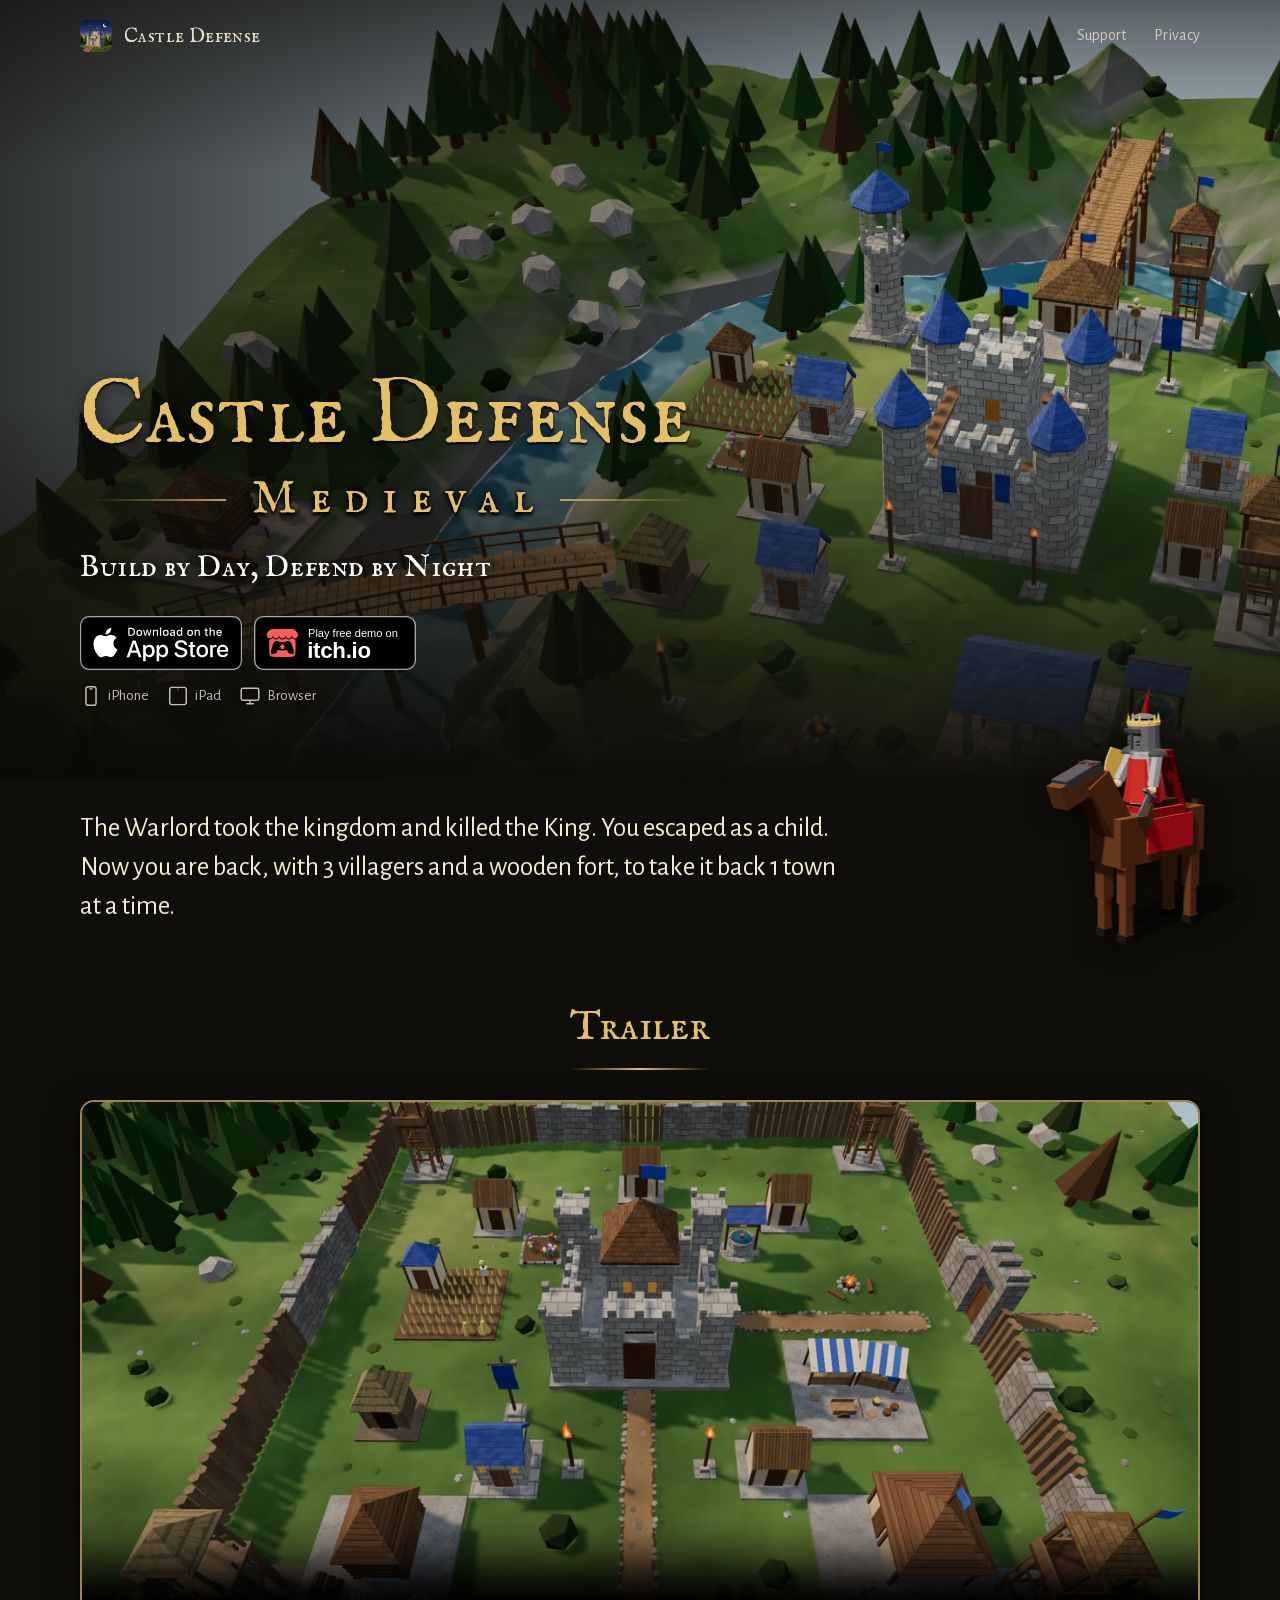
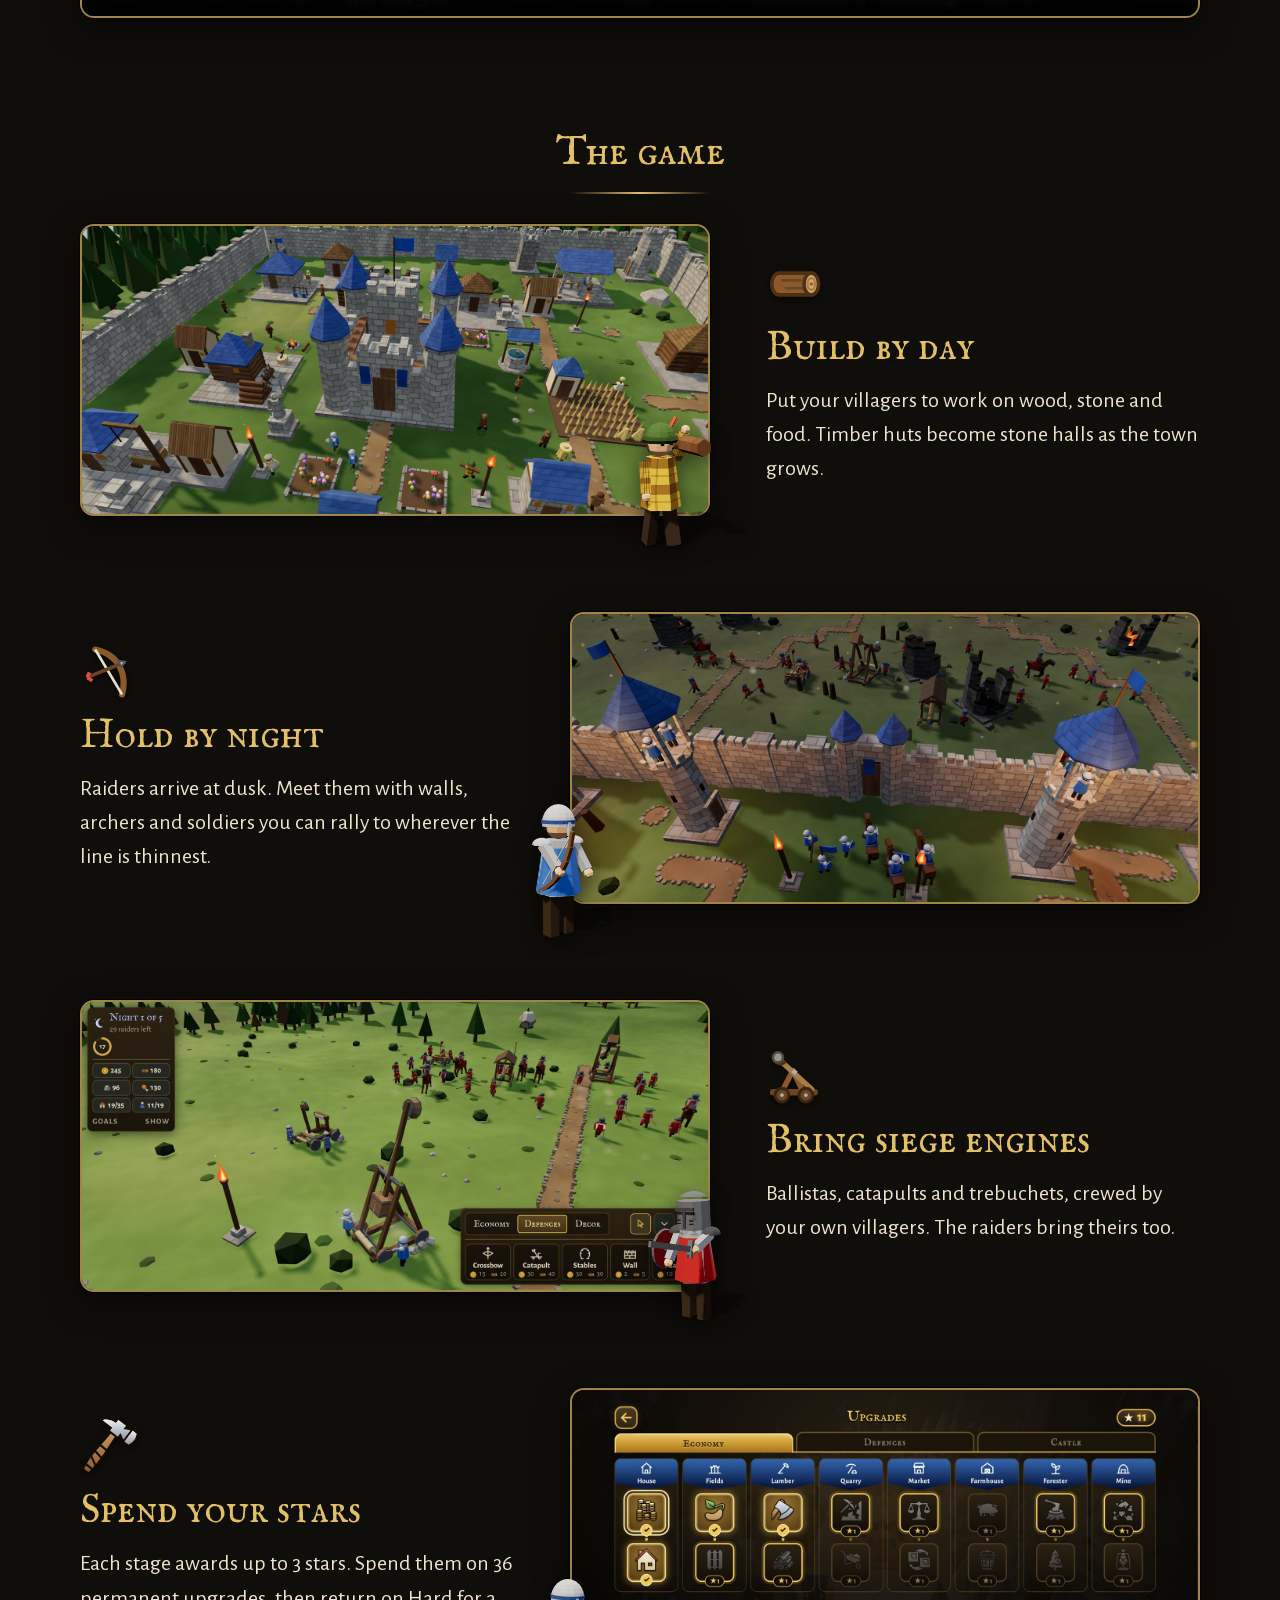
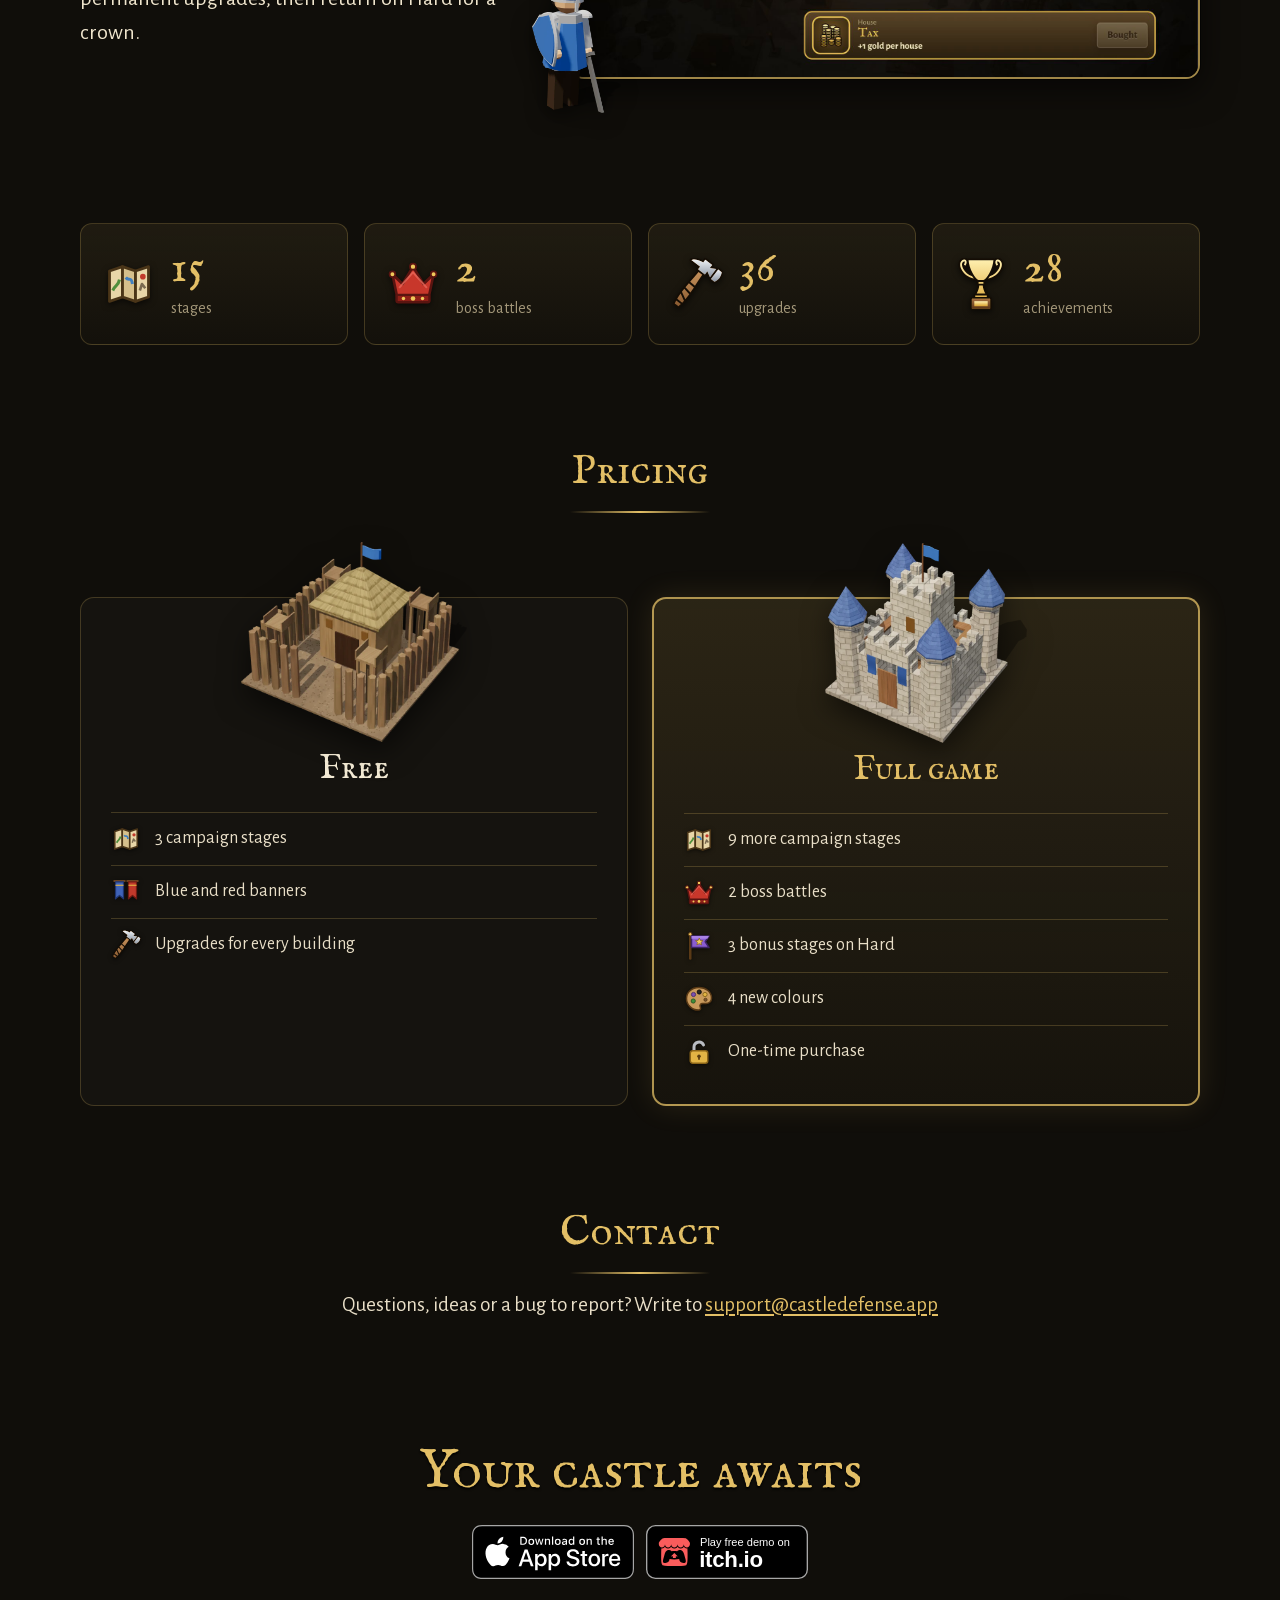
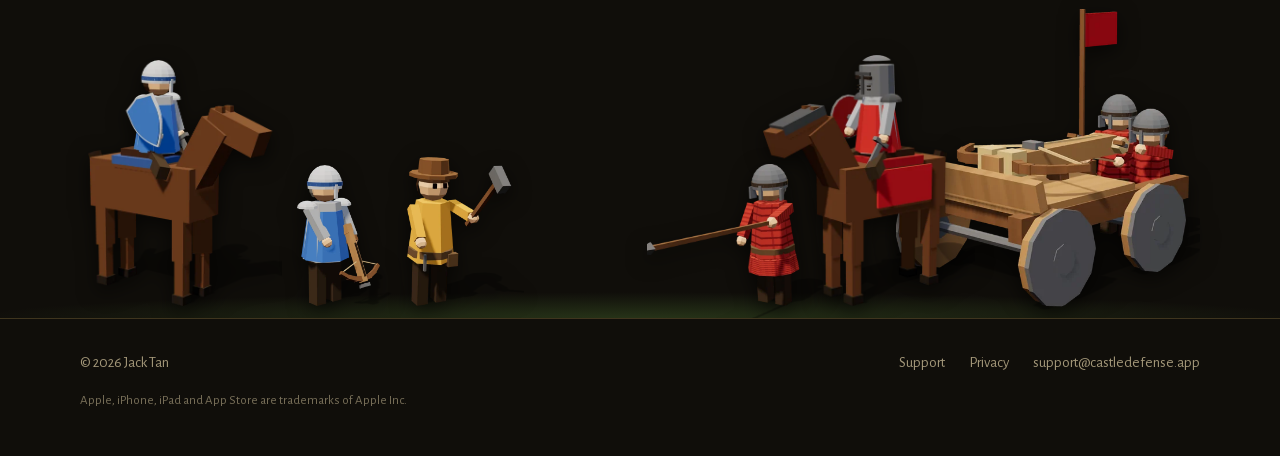
<file: index.html>
<!doctype html>
<html lang="en">
<head>
<meta charset="utf-8">
<meta name="viewport" content="width=device-width, initial-scale=1">
<title>Castle Defense: Medieval</title>
<meta name="description" content="Build by Day, Defend by Night. A medieval town builder and tower defence game for iPhone and iPad.">
<link rel="canonical" href="https://castledefense.app/">
<meta property="og:title" content="Castle Defense: Medieval">
<meta property="og:description" content="Build by Day, Defend by Night. For iPhone and iPad.">
<meta property="og:image" content="https://castledefense.app/img/hero.jpg">
<meta property="og:url" content="https://castledefense.app/">
<meta name="twitter:card" content="summary_large_image">
<meta name="theme-color" content="#100e0a">
<link rel="icon" href="/img/icon-64.png">
<link rel="apple-touch-icon" href="/img/icon-180.png">
<link rel="stylesheet" href="/style.css?v=14">
</head>
<body>
<header class="top"><div class="wrap">
  <a class="brand" href="/"><img src="/img/icon-64.png" alt=""><span>Castle Defense</span></a>
  <nav><a href="/support">Support</a><a href="/privacy">Privacy</a></nav>
</div></header>

<div class="hero"><video class="heroVid" muted loop playsinline preload="auto" autoplay aria-hidden="true" tabindex="-1"></video><div class="wrap">
  <h1 aria-label="Castle Defense: Medieval">Castle Defense<span class="tSub">Medieval</span></h1>
  <p class="tag">Build by Day, Defend by Night</p>
  <div class="stores"><a class="badge" href="https://apps.apple.com/app/id6832629905"><img src="/img/appstore-badge.svg" alt="Download on the App Store" width="162" height="54"></a><a class="badge" href="https://noobstickz.itch.io/castledefense-medieval"><img src="/img/itch-badge.svg?v=3" alt="Play free demo on itch.io" width="162" height="54"></a></div>
  <p class="plat"><span><svg viewBox="0 0 24 24" aria-hidden="true"><rect x="6.5" y="1.8" width="11" height="20.4" rx="2.6" fill="none" stroke="currentColor" stroke-width="1.6"/><rect x="10" y="3.6" width="4" height="1.3" rx=".65" fill="currentColor"/></svg>iPhone</span><span><svg viewBox="0 0 24 24" aria-hidden="true"><rect x="3" y="2.6" width="18" height="18.8" rx="2.2" fill="none" stroke="currentColor" stroke-width="1.6"/><circle cx="12" cy="4.4" r=".6" fill="currentColor"/></svg>iPad</span><span><svg viewBox="0 0 24 24" aria-hidden="true"><rect x="2.4" y="3.6" width="19.2" height="13" rx="1.8" fill="none" stroke="currentColor" stroke-width="1.6"/><path d="M8.5 20.4h7M12 16.6v3.8" stroke="currentColor" stroke-width="1.6" stroke-linecap="round"/></svg>Browser</span></p>
</div></div>

<main>
<section class="lede"><div class="wrap">
  <p>The Warlord took the kingdom and killed the King. You escaped as a child. Now you are back, with 3 villagers and a wooden fort, to take it back 1 town at a time.</p>
  <img class="peek peekR" src="/img/fig/warlord.webp?v=4" alt="" width="381" height="520">
</div></section>

<section class="film"><div class="wrap">
  <h2 class="head">Trailer</h2>
  <div class="frame"><video controls playsinline preload="metadata" poster="/img/trailer-poster.jpg"><source src="/video/trailer.mp4?v=4" type="video/mp4"></video></div>
</div></section>

<section class="feats"><div class="wrap">
  <h2 class="head">The game</h2>
  <div class="feat"><div class="pic"><div class="frame"><img src="/img/2town.jpg" alt="A walled town around a stone castle, villagers at work" loading="lazy" width="1600" height="736"></div><img class="fig" src="/img/fig/lumberjack.webp?v=4" alt="" loading="lazy" width="420" height="520"></div>
    <div class="txt"><img class="ico" src="/img/ico/wood.svg" alt=""><h3>Build by day</h3><p>Put your villagers to work on wood, stone and food. Timber huts become stone halls as the town grows.</p></div></div>
  <div class="feat"><div class="pic"><div class="frame"><img src="/img/3wall.jpg" alt="Raiders at a town wall by torchlight" loading="lazy" width="1600" height="736"></div><img class="fig" src="/img/fig/archer.webp?v=4" alt="" loading="lazy" width="402" height="520"></div>
    <div class="txt"><img class="ico" src="/img/ico/bow.svg" alt=""><h3>Hold by night</h3><p>Raiders arrive at dusk. Meet them with walls, archers and soldiers you can rally to wherever the line is thinnest.</p></div></div>
  <div class="feat"><div class="pic"><div class="frame"><img src="/img/4siege.jpg" alt="A trebuchet throwing a stone at a raider column" loading="lazy" width="1600" height="736"></div><img class="fig" src="/img/fig/raider_sword.webp?v=4" alt="" loading="lazy" width="387" height="520"></div>
    <div class="txt"><img class="ico" src="/img/ico/siege.svg" alt=""><h3>Bring siege engines</h3><p>Ballistas, catapults and trebuchets, crewed by your own villagers. The raiders bring theirs too.</p></div></div>
  <div class="feat"><div class="pic"><div class="frame"><img src="/img/5upgrades.jpg" alt="The upgrades screen" loading="lazy" width="1600" height="736"></div><img class="fig" src="/img/fig/knight.webp?v=4" alt="" loading="lazy" width="346" height="520"></div>
    <div class="txt"><img class="ico" src="/img/ico/hammer.svg" alt=""><h3>Spend your stars</h3><p>Each stage awards up to 3 stars. Spend them on 36 permanent upgrades, then return on Hard for a crown.</p></div></div>
</div></section>

<section class="nums"><div class="wrap">
  <ul>
    <li><img src="/img/ico/map.svg" alt=""><b>15</b><span>stages</span></li>
    <li><img src="/img/ico/crown.svg" alt=""><b>2</b><span>boss battles</span></li>
    <li><img src="/img/ico/hammer.svg" alt=""><b>36</b><span>upgrades</span></li>
    <li><img src="/img/ico/trophy.svg" alt=""><b>28</b><span>achievements</span></li>
  </ul>
</div></section>

<section class="price"><div class="wrap">
  <h2 class="head">Pricing</h2>
  <div class="cards">
    <div class="card"><img class="bld" src="/img/fig/castle1.webp?v=4" alt="A palisade fort" loading="lazy" width="640" height="566">
      <h3>Free</h3>
      <ul><li><img src="/img/ico/map.svg" alt="">3 campaign stages</li><li><img src="/img/ico/banners.svg" alt="">Blue and red banners</li><li><img src="/img/ico/hammer.svg" alt="">Upgrades for every building</li></ul></div>
    <div class="card full"><img class="bld" src="/img/fig/castle3.webp?v=4" alt="A stone castle" loading="lazy" width="640" height="636">
      <h3>Full game</h3>
      <ul><li><img src="/img/ico/map.svg" alt="">9 more campaign stages</li><li><img src="/img/ico/crown.svg" alt="">2 boss battles</li><li><img src="/img/ico/bonus.svg" alt="">3 bonus stages on Hard</li><li><img src="/img/ico/colours.svg" alt="">4 new colours</li><li><img src="/img/ico/lock.svg" alt="">One-time purchase</li></ul></div>
  </div>
</div></section>

<section class="contact"><div class="wrap">
  <h2 class="head">Contact</h2>
  <p>Questions, ideas or a bug to report? Write to <a href="mailto:support@castledefense.app">support@castledefense.app</a></p>
</div></section>

<section class="end"><div class="wrap">
  <h2>Your castle awaits</h2>
  <div class="stores"><a class="badge" href="https://apps.apple.com/app/id6832629905"><img src="/img/appstore-badge.svg" alt="Download on the App Store" width="162" height="54"></a><a class="badge" href="https://noobstickz.itch.io/castledefense-medieval"><img src="/img/itch-badge.svg?v=3" alt="Play free demo on itch.io" width="162" height="54"></a></div>
  <div class="army" aria-hidden="true">
    <div class="side town"><img src="/img/fig/rider.webp?v=4" alt="" loading="lazy" style="z-index:1;--h:1.296;--b:0.000"><img src="/img/fig/crossbow.webp?v=4" alt="" loading="lazy" style="z-index:2;--h:0.74;--b:0.000"><img src="/img/fig/builder.webp?v=4" alt="" loading="lazy" style="z-index:3;--h:0.785;--b:0.000"></div>
    <div class="side foe"><img src="/img/fig/raider_spear.webp?v=4" alt="" loading="lazy" style="z-index:3;--h:0.962;--b:0.221"><img src="/img/fig/raider_horse.webp?v=4" alt="" loading="lazy" style="z-index:2;--h:1.323;--b:0.000"><img src="/img/fig/raider_ballista.webp?v=4" alt="" loading="lazy" style="z-index:1;--h:1.584;--b:0.013"></div>
  
  </div>
</div></section>
</main>

<footer><div class="wrap">
  <span>© 2026 Jack Tan</span>
  <nav><a href="/support">Support</a><a href="/privacy">Privacy</a><a href="mailto:support@castledefense.app">support@castledefense.app</a></nav>
  <span class="tm">Apple, iPhone, iPad and App Store are trademarks of Apple Inc.</span>
</div></footer>
<script>
// the hero's moving background: a 16 s loop (about 1.5 MB on a phone, 4 MB on a computer), loaded only after the page has shown;
// the still picture stays underneath until it plays, and it pauses out of view. iPhones play a video on their own only when it is
// muted and inline, set as properties before the source; if the phone still refuses (Low Power Mode), it starts on the first touch
(function () {
  var v = document.querySelector('.heroVid'); if (!v || matchMedia('(prefers-reduced-motion: reduce)').matches) return;
  v.muted = true; v.defaultMuted = true; v.playsInline = true; v.loop = true; v.autoplay = true;
  v.setAttribute('muted', ''); v.setAttribute('playsinline', ''); v.setAttribute('webkit-playsinline', '');
  v.addEventListener('playing', function () { v.classList.add('on'); });
  var seen = true, play = function () { if (!seen) return; var p = v.play(); if (p && p.catch) p.catch(function () {}); };
  v.src = '/video/hero-' + (innerWidth <= 900 ? 'sm' : 'lg') + '.mp4?v=2'; v.load(); play();
  ['touchstart', 'pointerdown', 'scroll'].forEach(function (k) { addEventListener(k, function f() { if (v.paused) play(); else removeEventListener(k, f); }, { passive: true }); });
  if ('IntersectionObserver' in window) new IntersectionObserver(function (e) { seen = e[0].isIntersecting; seen ? play() : v.pause(); }).observe(v);
})();
</script>
</body>
</html>
</file>
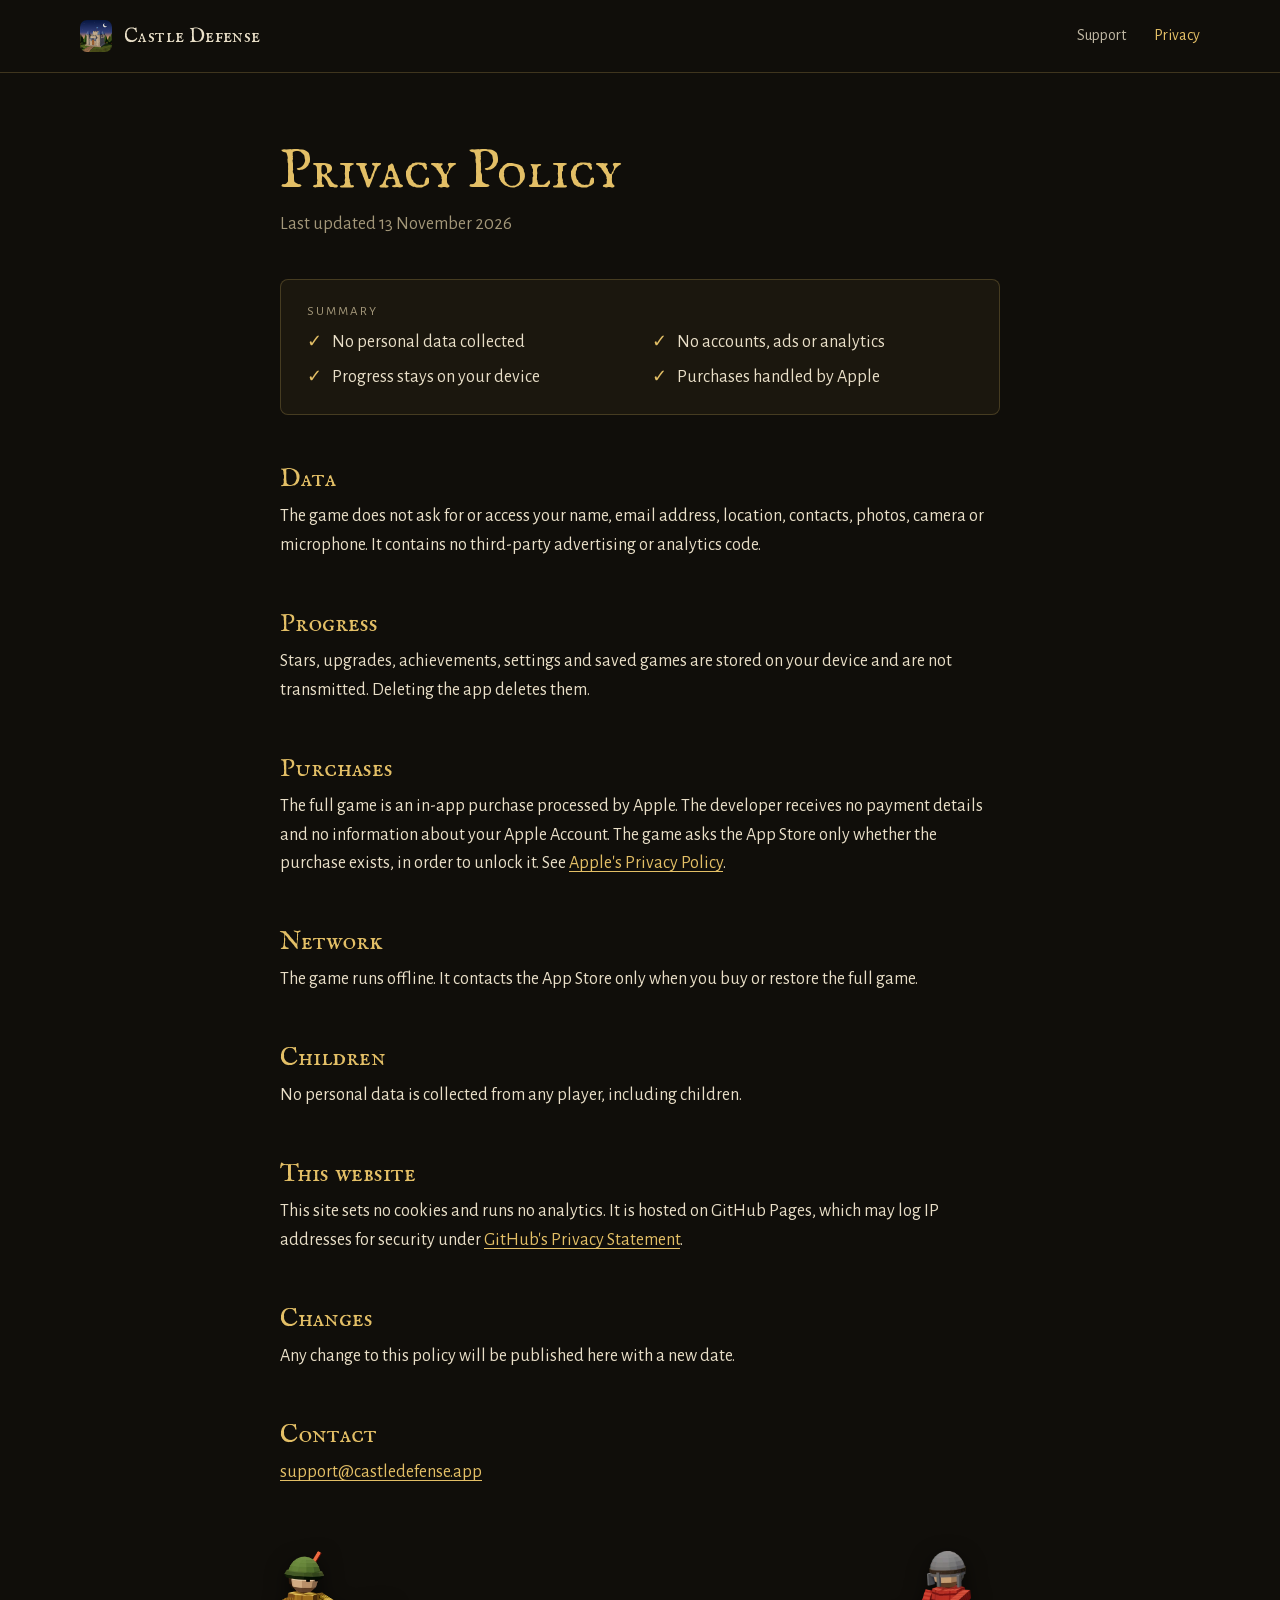
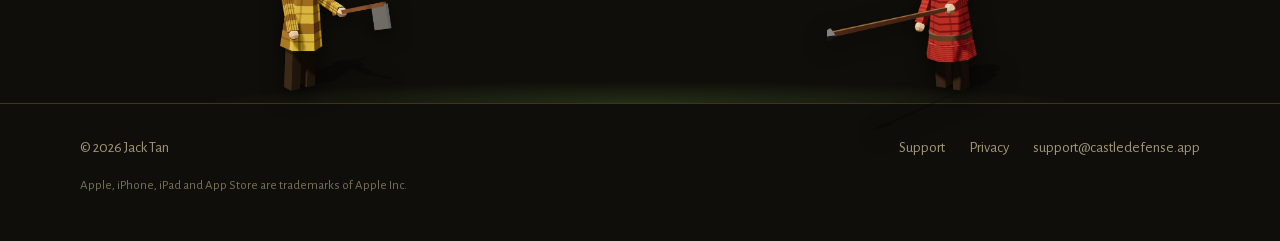
<file: privacy.html>
<!doctype html>
<html lang="en">
<head>
<meta charset="utf-8">
<meta name="viewport" content="width=device-width, initial-scale=1">
<title>Privacy · Castle Defense: Medieval</title>
<meta name="description" content="Privacy policy for Castle Defense: Medieval.">
<link rel="canonical" href="https://castledefense.app/privacy">
<meta name="theme-color" content="#100e0a">
<link rel="icon" href="/img/icon-64.png">
<link rel="apple-touch-icon" href="/img/icon-180.png">
<link rel="stylesheet" href="/style.css?v=13">
</head>
<body class="plain">
<header class="top"><div class="wrap">
  <a class="brand" href="/"><img src="/img/icon-64.png" alt=""><span>Castle Defense</span></a>
  <nav><a href="/support">Support</a><a href="/privacy" aria-current="page">Privacy</a></nav>
</div></header>

<main class="page"><div class="wrap">
  <h1>Privacy Policy</h1>
  <p class="sub">Last updated 13 November 2026</p>
  <div class="box glance">
    <p class="k">Summary</p>
    <ul><li>No personal data collected</li><li>No accounts, ads or analytics</li><li>Progress stays on your device</li><li>Purchases handled by Apple</li></ul>
  </div>

  <h2>Data</h2>
  <p>The game does not ask for or access your name, email address, location, contacts, photos, camera or microphone. It contains no third-party advertising or analytics code.</p>

  <h2>Progress</h2>
  <p>Stars, upgrades, achievements, settings and saved games are stored on your device and are not transmitted. Deleting the app deletes them.</p>

  <h2>Purchases</h2>
  <p>The full game is an in-app purchase processed by Apple. The developer receives no payment details and no information about your Apple Account. The game asks the App Store only whether the purchase exists, in order to unlock it. See <a href="https://www.apple.com/legal/privacy/">Apple's Privacy Policy</a>.</p>

  <h2>Network</h2>
  <p>The game runs offline. It contacts the App Store only when you buy or restore the full game.</p>

  <h2>Children</h2>
  <p>No personal data is collected from any player, including children.</p>

  <h2>This website</h2>
  <p>This site sets no cookies and runs no analytics. It is hosted on GitHub Pages, which may log IP addresses for security under <a href="https://docs.github.com/site-policy/privacy-policies/github-general-privacy-statement">GitHub's Privacy Statement</a>.</p>

  <h2>Changes</h2>
  <p>Any change to this policy will be published here with a new date.</p>

  <h2>Contact</h2>
  <p><a href="mailto:support@castledefense.app">support@castledefense.app</a></p>
</div>
<div class="wrap duel" aria-hidden="true"><img src="/img/fig/chopper.webp?v=6" alt="" loading="lazy" style="--b:0.000"><img src="/img/fig/raider_spear.webp?v=6" alt="" loading="lazy" style="--b:0.221"></div>
</main>

<footer><div class="wrap">
  <span>© 2026 Jack Tan</span>
  <nav><a href="/support">Support</a><a href="/privacy">Privacy</a><a href="mailto:support@castledefense.app">support@castledefense.app</a></nav>
  <span class="tm">Apple, iPhone, iPad and App Store are trademarks of Apple Inc.</span>
</div></footer>
</body>
</html>
</file>
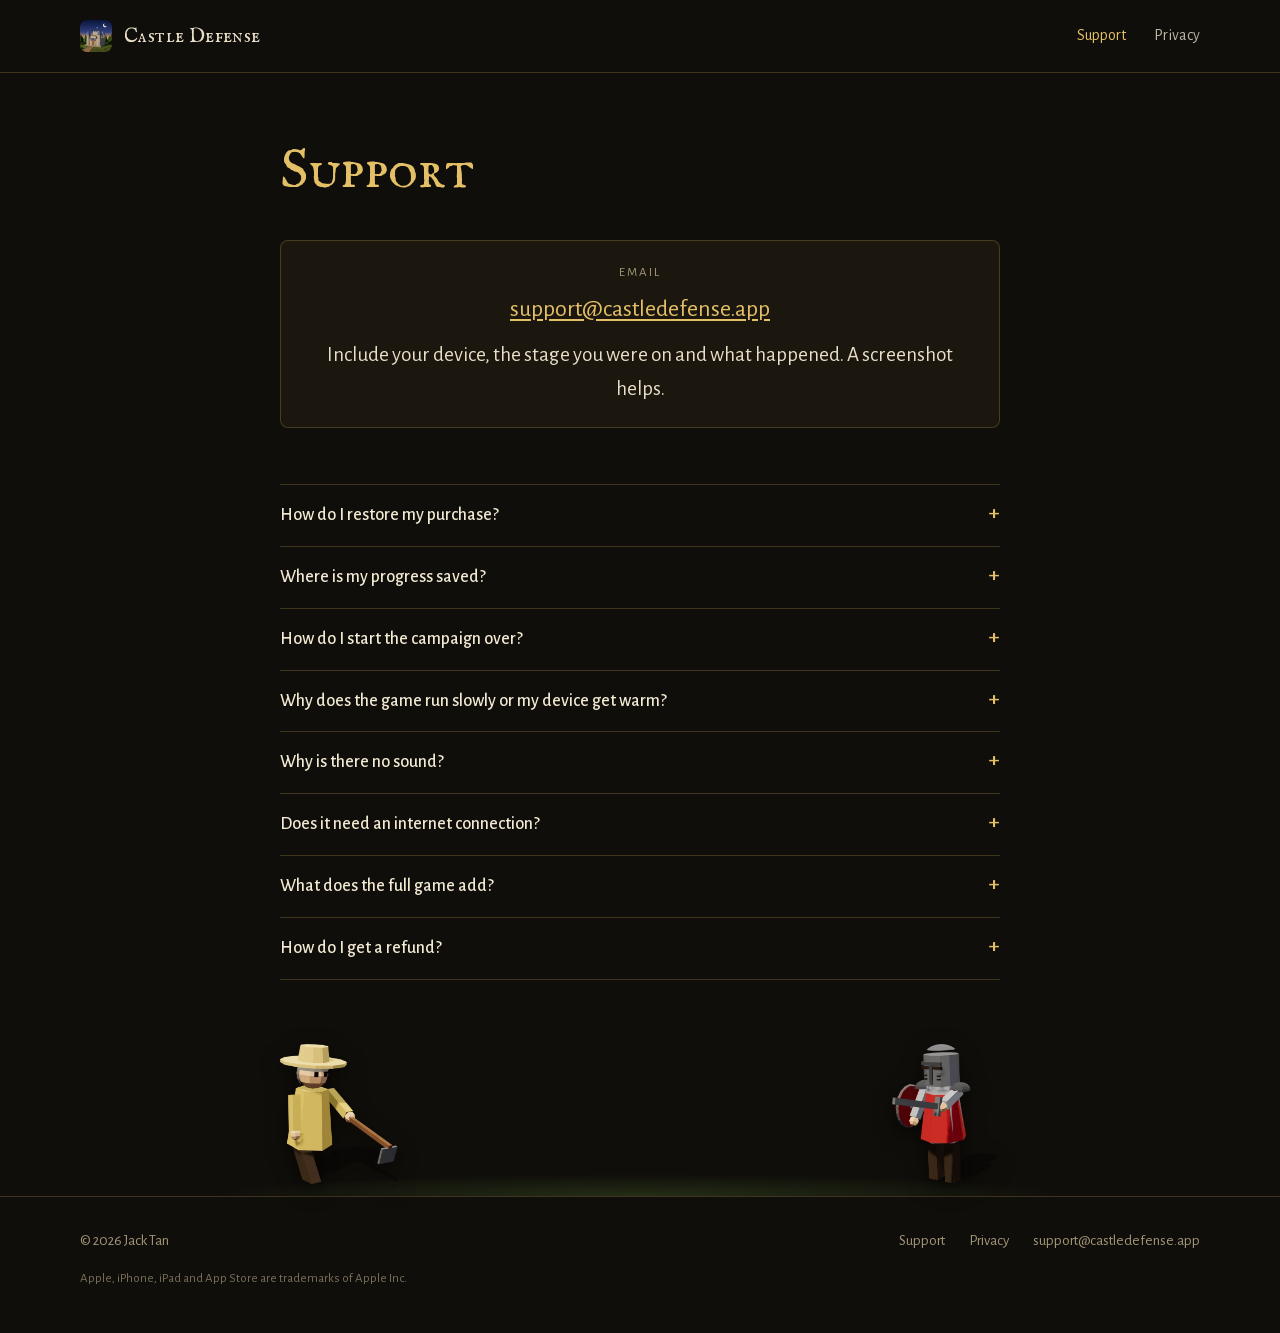
<file: support.html>
<!doctype html>
<html lang="en">
<head>
<meta charset="utf-8">
<meta name="viewport" content="width=device-width, initial-scale=1">
<title>Support · Castle Defense: Medieval</title>
<meta name="description" content="Help and contact for Castle Defense: Medieval.">
<link rel="canonical" href="https://castledefense.app/support">
<meta name="theme-color" content="#100e0a">
<link rel="icon" href="/img/icon-64.png">
<link rel="apple-touch-icon" href="/img/icon-180.png">
<link rel="stylesheet" href="/style.css?v=13">
</head>
<body class="plain">
<header class="top"><div class="wrap">
  <a class="brand" href="/"><img src="/img/icon-64.png" alt=""><span>Castle Defense</span></a>
  <nav><a href="/support" aria-current="page">Support</a><a href="/privacy">Privacy</a></nav>
</div></header>

<main class="page"><div class="wrap">
  <h1>Support</h1>
  <div class="box contact">
    <p class="k">Email</p>
    <p class="v"><a href="mailto:support@castledefense.app?subject=Castle%20Defense%3A%20Medieval">support@castledefense.app</a></p>
    <p>Include your device, the stage you were on and what happened. A screenshot helps.</p>
  </div>

  <div class="faq">
    <details><summary>How do I restore my purchase?</summary><p>In the game, open Settings from the title screen and tap Restore purchases. Use the Apple Account that made the purchase.</p></details>
    <details><summary>Where is my progress saved?</summary><p>On your device. It survives updates. Deleting the app erases it, though your purchase can always be restored.</p></details>
    <details><summary>How do I start the campaign over?</summary><p>Settings, then Reset campaign. Tap 2 times to confirm. Stars, upgrades and achievements are cleared. Your purchase is not.</p></details>
    <details><summary>Why does the game run slowly or my device get warm?</summary><p>Set Graphics to Low in Settings or in the pause menu.</p></details>
    <details><summary>Why is there no sound?</summary><p>Check the Music and Sounds sliders in Settings, then the device volume. The silent switch does not mute the game.</p></details>
    <details><summary>Does it need an internet connection?</summary><p>Only to buy or restore the full game.</p></details>
    <details><summary>What does the full game add?</summary><p>Stages 4 to 12, both boss battles, 3 bonus stages and 4 more colours. Stages 1 to 3 are free.</p></details>
    <details><summary>How do I get a refund?</summary><p>Refunds are handled by Apple at <a href="https://reportaproblem.apple.com">reportaproblem.apple.com</a>.</p></details>
  </div>
</div>
<div class="wrap duel" aria-hidden="true"><img src="/img/fig/farmer.webp?v=6" alt="" loading="lazy" style="--b:0.029"><img src="/img/fig/raider_sword.webp?v=6" alt="" loading="lazy" style="--b:0.038"></div>
</main>

<footer><div class="wrap">
  <span>© 2026 Jack Tan</span>
  <nav><a href="/support">Support</a><a href="/privacy">Privacy</a><a href="mailto:support@castledefense.app">support@castledefense.app</a></nav>
  <span class="tm">Apple, iPhone, iPad and App Store are trademarks of Apple Inc.</span>
</div></footer>
</body>
</html>
</file>
<file: style.css>
/* Castle Defense: Medieval, the game's site (home, privacy, support) */
@import url(fonts/fonts.css);
:root {
  --bg: #100e0a; --text: #e9dfc8; --dim: #a39779; --gold: #e3bf66; --rule: rgba(227, 191, 102, .22);
  --title: 'IM Fell English SC', Georgia, serif; --body: 'Alegreya Sans', system-ui, sans-serif;
}
* { box-sizing: border-box }
html { -webkit-text-size-adjust: 100%; overflow-x: hidden }
body { overflow-x: hidden; margin: 0; background: var(--bg); color: var(--text); font: 18px/1.6 var(--body) }
a { color: var(--gold); text-underline-offset: 3px }
img, video { max-width: 100%; height: auto; display: block }
.wrap { width: min(1120px, 100% - 48px); margin: 0 auto }
@media (max-width: 720px) { .wrap { width: calc(100% - 36px) } }

/* header: over the hero on the home page, a plain bar on the text pages */
.top { position: absolute; top: 0; left: 0; right: 0; z-index: 5 }
.top .wrap { display: flex; align-items: center; height: 72px }
.brand { display: flex; align-items: center; gap: 12px; color: var(--text); text-decoration: none; font: 20px var(--title); letter-spacing: .02em }
.brand img { width: 32px; height: 32px; border-radius: 7px }
.top nav { margin-left: auto; display: flex; gap: 28px }
.top nav a { color: var(--text); text-decoration: none; font-size: 16px; opacity: .8 }
.top nav a:hover, .top nav a[aria-current] { opacity: 1; color: var(--gold) }
.plain .top { position: static; border-bottom: 1px solid var(--rule) }

/* hero */
.hero { position: relative; min-height: min(92vh, 780px); display: flex; align-items: flex-end; background: #0b0906 url(img/hero.jpg) 0% 38% / auto 128% }
/* the castle sits right of the title; very wide screens just fill */
@media (min-width: 1900px) { .hero { background-size: cover; background-position: 50% 40% } }
/* the moving background lies exactly over the still (the same placing as the background's), fading in once it plays */
.hero { overflow: hidden; isolation: isolate }
.heroVid { position: absolute; left: 0; top: -10.64%; height: 128%; width: auto; aspect-ratio: 2 / 1; max-width: none; opacity: 0; transition: opacity .8s; pointer-events: none }
.heroVid.on { opacity: 1 }
@media (min-width: 1900px) { .heroVid { top: 0; width: 100%; height: 100%; object-fit: cover; object-position: 50% 40% } }
.hero::before { z-index: 1 }
.hero .wrap { z-index: 2 }
.hero::before { content: ''; position: absolute; inset: 0; background:
  linear-gradient(180deg, rgba(11, 9, 6, .55) 0, rgba(11, 9, 6, 0) 22%),
  linear-gradient(90deg, rgba(11, 9, 6, .78) 0, rgba(11, 9, 6, .3) 46%, rgba(11, 9, 6, 0) 72%),
  linear-gradient(180deg, rgba(16, 14, 10, 0) 52%, var(--bg) 100%) }
.hero .wrap { position: relative; padding-top: 96px; padding-bottom: 72px }
h1 { margin: 0; display: inline-flex; flex-direction: column; align-items: stretch; font: clamp(44px, 8vw, 92px)/.98 var(--title); color: var(--gold); text-shadow: 0 2px 2px rgba(0, 0, 0, .9), 0 0 18px rgba(0, 0, 0, .6) }
.tSub { display: flex; align-items: center; justify-content: center; gap: .55em; font-size: .52em; letter-spacing: .28em; padding-left: .28em; margin-top: .3em; line-height: 1; text-shadow: 0 3px 3px rgba(0, 0, 0, .95), 0 0 4px rgba(0, 0, 0, .95), 0 0 12px rgba(0, 0, 0, .85) }
.tSub::before, .tSub::after { content: ''; flex: 1; max-width: 3.2em; min-width: 1em; height: 2px; background: linear-gradient(90deg, transparent, currentColor); opacity: .8 }
.tSub::after { background: linear-gradient(90deg, currentColor, transparent); margin-left: -.28em }
.tag { margin: 26px 0 30px; font: clamp(22px, 2.8vw, 30px)/1.2 var(--title); letter-spacing: .02em; color: #fff; text-shadow: 0 1px 8px rgba(0, 0, 0, .9) }
/* the store button: dark, like the store's own badge, until the real one replaces it */
.store { display: inline-flex; align-items: center; gap: 12px; padding: 11px 20px 11px 16px; border-radius: 10px; background: #000; border: 1px solid rgba(255, 255, 255, .55); color: #fff; text-decoration: none; line-height: 1.15 }
.store svg { width: 26px; height: 26px; flex: none }
.store small { display: block; font-size: 12px; opacity: .85 }
.store b { display: block; font-size: 19px; font-weight: 500 }
.plat { display: flex; gap: 18px; margin: 14px 0 0; color: var(--text); opacity: .85; font-size: 15px; text-shadow: 0 1px 6px rgba(0, 0, 0, .9) }
.plat span { display: flex; align-items: center; gap: 6px }
.plat svg { width: 22px; height: 22px; display: block; filter: drop-shadow(0 1px 4px rgba(0, 0, 0, .9)) }
@media (max-width: 720px) {
  .hero { min-height: 86vh; background-size: cover; background-position: 49% 30% }
  .heroVid { top: 0; width: 100%; height: 100%; object-fit: cover; object-position: 49% 30% }
  .hero::before { background: linear-gradient(180deg, rgba(11, 9, 6, .5) 0, rgba(11, 9, 6, 0) 20%), linear-gradient(180deg, rgba(16, 14, 10, 0) 30%, rgba(16, 14, 10, .9) 78%, var(--bg) 100%) }
  .hero .wrap { padding-bottom: 44px }
}

/* the premise, then the trailer */
section { position: relative }
.lede { padding: 28px 0 80px }
.lede .wrap { position: relative }
.lede p { margin: 0; max-width: 28em; font-size: clamp(21px, 2.5vw, 27px); line-height: 1.45; color: #f3ead4 }
.frame { position: relative; border: 2px solid rgba(227, 191, 102, .7); border-radius: 14px; overflow: hidden; background: #000; box-shadow: 0 0 0 1px rgba(0, 0, 0, .6), 0 10px 34px rgba(0, 0, 0, .6) }
.frame img, .frame video { width: 100%; height: auto; display: block }
.head { margin: 0 0 30px; font: clamp(30px, 4.2vw, 42px)/1.1 var(--title); color: var(--gold); text-align: center }
.head::after { content: ''; display: block; width: 140px; height: 2px; margin: 16px auto 0; background: linear-gradient(90deg, transparent, var(--gold), transparent) }
.film { padding: 0 0 40px }

/* the game: picture rows, side by side, each with a figure stepping out of its corner */
.feats { padding: 72px 0 40px }
.feat { display: grid; grid-template-columns: minmax(0, 1.45fr) minmax(0, 1fr); gap: 56px; align-items: center; margin: 0 0 96px }
.feat:nth-of-type(even) { grid-template-columns: minmax(0, 1fr) minmax(0, 1.45fr) }
.feat:nth-of-type(even) .pic { order: 2 }
.pic { position: relative }
.pic .fig { position: absolute; bottom: -34px; right: -38px; height: 46%; width: auto; filter: drop-shadow(0 6px 10px rgba(0, 0, 0, .55)); pointer-events: none }
.feat:nth-of-type(even) .pic .fig { right: auto; left: -38px }
.txt .ico { width: 58px; height: 58px; margin-bottom: 14px; filter: drop-shadow(0 2px 3px rgba(0, 0, 0, .6)) }
.txt h3 { margin: 0 0 12px; font: clamp(30px, 3.4vw, 40px)/1.1 var(--title); color: var(--gold) }
.txt p { margin: 0; font-size: clamp(19px, 1.8vw, 22px); line-height: 1.55; color: #efe5cd }
@media (max-width: 760px) {
  .feats { padding-top: 56px }
  .feat, .feat:nth-of-type(even) { grid-template-columns: 1fr; gap: 30px; margin-bottom: 64px }
  .feat:nth-of-type(even) .pic { order: 0 }
  .pic .fig, .feat:nth-of-type(even) .pic .fig { height: 50%; bottom: -16px; right: -8px; left: auto }
  .feat:nth-of-type(even) .pic .fig { right: auto; left: -8px }
  .txt .ico { width: 46px; height: 46px; margin-bottom: 10px }
}

/* figures peeking in from the page's edge */
.peek { position: absolute; height: 260px; width: auto; bottom: -20px; filter: drop-shadow(0 6px 12px rgba(0, 0, 0, .6)); pointer-events: none }
.peekR { right: -150px }
@media (max-width: 1440px) { .peekR { right: -40px } }
@media (max-width: 1100px) { .peek { height: 190px } .peekR { right: 0 } .lede p { max-width: calc(100% - 150px) } }
@media (max-width: 560px) { .peek { height: 130px; bottom: -40px } .lede p { max-width: calc(100% - 96px) } .peekR { right: -26px } }

/* contact */
.contact { padding: 0 0 80px; text-align: center }
.contact .head { margin-bottom: 14px }
.contact p { margin: 0; font-size: clamp(18px, 2vw, 21px); overflow-wrap: anywhere }
@media (max-width: 720px) { .contact { padding-bottom: 56px } }

/* text pages */
.page { padding: 72px 0 112px }
.page .wrap { max-width: 720px }
.page h1 { font-size: clamp(38px, 6vw, 56px); text-shadow: none }
.page .sub { margin: 10px 0 0; color: var(--dim) }
.page .lead { margin: 40px 0 0; font-size: 22px; line-height: 1.45; color: #f3ead4 }
.page h2 { margin: 48px 0 8px; font: 26px/1.2 var(--title); color: var(--gold) }
.page p { margin: 0 0 14px }
.faq { margin-top: 56px; border-top: 1px solid var(--rule) }
details { border-bottom: 1px solid var(--rule) }
summary { display: flex; justify-content: space-between; gap: 20px; padding: 16px 0; cursor: pointer; list-style: none; font-weight: 500; color: #f3ead4 }
summary::-webkit-details-marker { display: none }
summary::after { content: '+'; color: var(--gold); font-size: 22px; line-height: 1 }
details[open] summary::after { content: '\2212' }
details p { margin: 0 0 18px; max-width: 36em; color: var(--text) }

footer { border-top: 1px solid var(--rule); padding: 32px 0 44px; color: var(--dim); font-size: 15px }
footer .wrap { display: flex; flex-wrap: wrap; gap: 8px 28px; align-items: baseline }
footer nav { display: flex; gap: 24px; margin-left: auto }
footer a { color: var(--dim); text-decoration: none }
footer a:hover { color: var(--gold) }
footer .tm { flex-basis: 100%; margin-top: 8px; font-size: 13px; opacity: .7 }
@media (max-width: 520px) { .brand span { display: none } .top nav { gap: 20px } footer nav { margin-left: 0; flex-basis: 100% } }

/* boxes: the numbers, the two prices, and the panels on the text pages */
.nums { padding: 8px 0 104px }
.nums ul { list-style: none; margin: 0; padding: 0; display: grid; grid-template-columns: repeat(4, minmax(0, 1fr)); gap: 16px }
.nums li { display: grid; grid-template-columns: auto 1fr; grid-template-rows: auto auto; column-gap: 16px; align-items: center; padding: 22px 22px; border: 1px solid var(--rule); border-radius: 12px; background: linear-gradient(180deg, rgba(227, 191, 102, .08), rgba(227, 191, 102, .02)) }
.nums li img { grid-row: span 2; width: 52px; height: 52px; filter: drop-shadow(0 2px 3px rgba(0, 0, 0, .6)) }
.nums b { font: 46px/1 var(--title); color: var(--gold) }
.nums span { margin-top: 4px; color: var(--dim); font-size: 16px }
.price { padding: 0 0 104px }
.price .wrap { position: relative }
.cards { display: grid; grid-template-columns: repeat(2, minmax(0, 1fr)); gap: 24px; align-items: stretch }
.card { position: relative; padding: 0 30px 26px; border: 1px solid var(--rule); border-radius: 14px; background: rgba(255, 255, 255, .025); text-align: center }
.card.full { border: 2px solid rgba(227, 191, 102, .75); background: linear-gradient(180deg, rgba(227, 191, 102, .13), rgba(227, 191, 102, .03)); box-shadow: 0 0 30px rgba(227, 191, 102, .12) }
.card .bld { display: block; height: 200px; width: auto; max-width: 70%; object-fit: contain; object-position: 50% 100%; margin: -56px auto 8px; filter: drop-shadow(0 10px 14px rgba(0, 0, 0, .55)) }
.card h3 { margin: 0 0 24px; font: 34px/1.1 var(--title); color: #f3ead4 }
.card.full h3 { color: var(--gold) }
.card .amt { margin: 6px 0 18px; color: var(--dim); font-size: 17px }
.card ul { margin: 0; padding: 0; list-style: none; text-align: left }
.card li { display: flex; align-items: center; gap: 14px; padding: 11px 0; border-top: 1px solid var(--rule); font-size: 18px }
.card li img { width: 30px; height: 30px; flex: none; filter: drop-shadow(0 1px 2px rgba(0, 0, 0, .6)) }
.cards { margin-top: 84px }
@media (max-width: 560px) { .card .bld { height: 150px } .card { padding: 0 20px 22px } }

/* the closing band: the town and the raiders face off */
.end { padding: 40px 0 0; text-align: center; overflow: hidden }
.end h2 { margin: 0 0 22px; font: clamp(34px, 5vw, 56px)/1.1 var(--title); color: var(--gold); text-shadow: 0 2px 2px rgba(0, 0, 0, .9) }
.army { display: flex; justify-content: space-between; align-items: flex-end; margin-top: 30px; padding: 0 0 0; border-bottom: 0; position: relative }
.army::after { content: ''; position: absolute; left: -10%; right: -10%; bottom: 0; height: 26px; background: radial-gradient(ellipse at 50% 100%, rgba(80, 120, 50, .35), transparent 70%) }
.army .side { display: flex; align-items: flex-end }
.army img { position: relative; --k: 190px; height: calc(var(--h) * var(--k)); width: auto; margin: 0 -18px calc(var(--b, 0) * var(--h) * var(--k) * -1); filter: drop-shadow(0 6px 10px rgba(0, 0, 0, .6)) }
/* drawn to scale: --h is each figure's height in the game (m) */
@media (max-width: 1100px) { .army img { --k: 150px; margin-left: -8px; margin-right: -8px } }
@media (max-width: 760px) { .army img { --k: 72px; margin-left: -6px; margin-right: -6px } }

.box { margin-top: 40px; padding: 22px 26px; border: 1px solid var(--rule); border-radius: 8px; background: rgba(227, 191, 102, .05) }
.box .k { margin: 0 0 6px; font-size: 13px; letter-spacing: .16em; text-transform: uppercase; color: var(--dim) }
.box .v { margin: 0 0 10px; font-size: 24px }
.box p:last-child { margin-bottom: 0 }
.box ul { margin: 0; padding: 0; list-style: none; display: grid; grid-template-columns: repeat(2, minmax(0, 1fr)); gap: 6px 24px }
.box li::before { content: '\2713'; color: var(--gold); margin-right: 10px }
@media (max-width: 860px) {
  .nums { padding-bottom: 72px }
  .nums ul { grid-template-columns: repeat(2, minmax(0, 1fr)); gap: 12px }
  .nums li { padding: 16px; column-gap: 12px }
  .nums li img { width: 40px; height: 40px }
  .nums b { font-size: 38px }
  .cards { grid-template-columns: 1fr; gap: 64px }
  .price { padding-bottom: 72px }
  .box ul { grid-template-columns: 1fr }
  .box .v { font-size: 20px }
}

/* the text pages end with one of the town's people facing a raider */
.page { padding-bottom: 0 }
.duel { display: flex; justify-content: space-between; align-items: flex-end; max-width: 720px; margin-top: 64px; position: relative }
.duel::after { content: ''; position: absolute; left: -10%; right: -10%; bottom: 0; height: 22px; background: radial-gradient(ellipse at 50% 100%, rgba(80, 120, 50, .3), transparent 70%) }
.duel img { --k: 140px; height: calc(var(--k) / (1 - var(--b, 0))); width: auto; margin-bottom: calc(var(--b, 0) * var(--k) / (1 - var(--b, 0)) * -1); filter: drop-shadow(0 6px 10px rgba(0, 0, 0, .6)) }
@media (max-width: 560px) { .duel img { --k: 100px } }
/* the town's figures stand apart, the raiders bunch up: the spearman a little over the horseman, the horseman well over the ballista (Jack) */
.army .town img { margin-left: calc(var(--k) * .04); margin-right: calc(var(--k) * .04) }
.army .foe img { margin-left: 0; margin-right: 0 }
.army .foe img:nth-child(1) { margin-right: calc(var(--k) * -.32) }
.army .foe img:nth-child(2) { margin-right: calc(var(--k) * -.42) }
/* the figures stand a little above the gold line, not on it (Jack) */
.duel, .army { padding-bottom: 12px }
@media (max-width: 560px) { .duel, .army { padding-bottom: 8px } }

/* a phone held sideways: the hero is taller than the screen, so the title stays clear of the header and shrinks a little (Jack) */
@media (max-height: 500px) and (orientation: landscape) {
  .hero h1 { font-size: clamp(36px, 6.4vw, 56px) }
  .hero .tag { margin: 16px 0 20px }
  .hero .wrap { padding-top: 84px; padding-bottom: 40px }
}
.stores { display: flex; flex-wrap: wrap; gap: 12px; align-items: center }
.end .stores { justify-content: center }
.badge { display: inline-block; line-height: 0 }
.badge img { height: 54px; width: auto; display: block }
</file>
